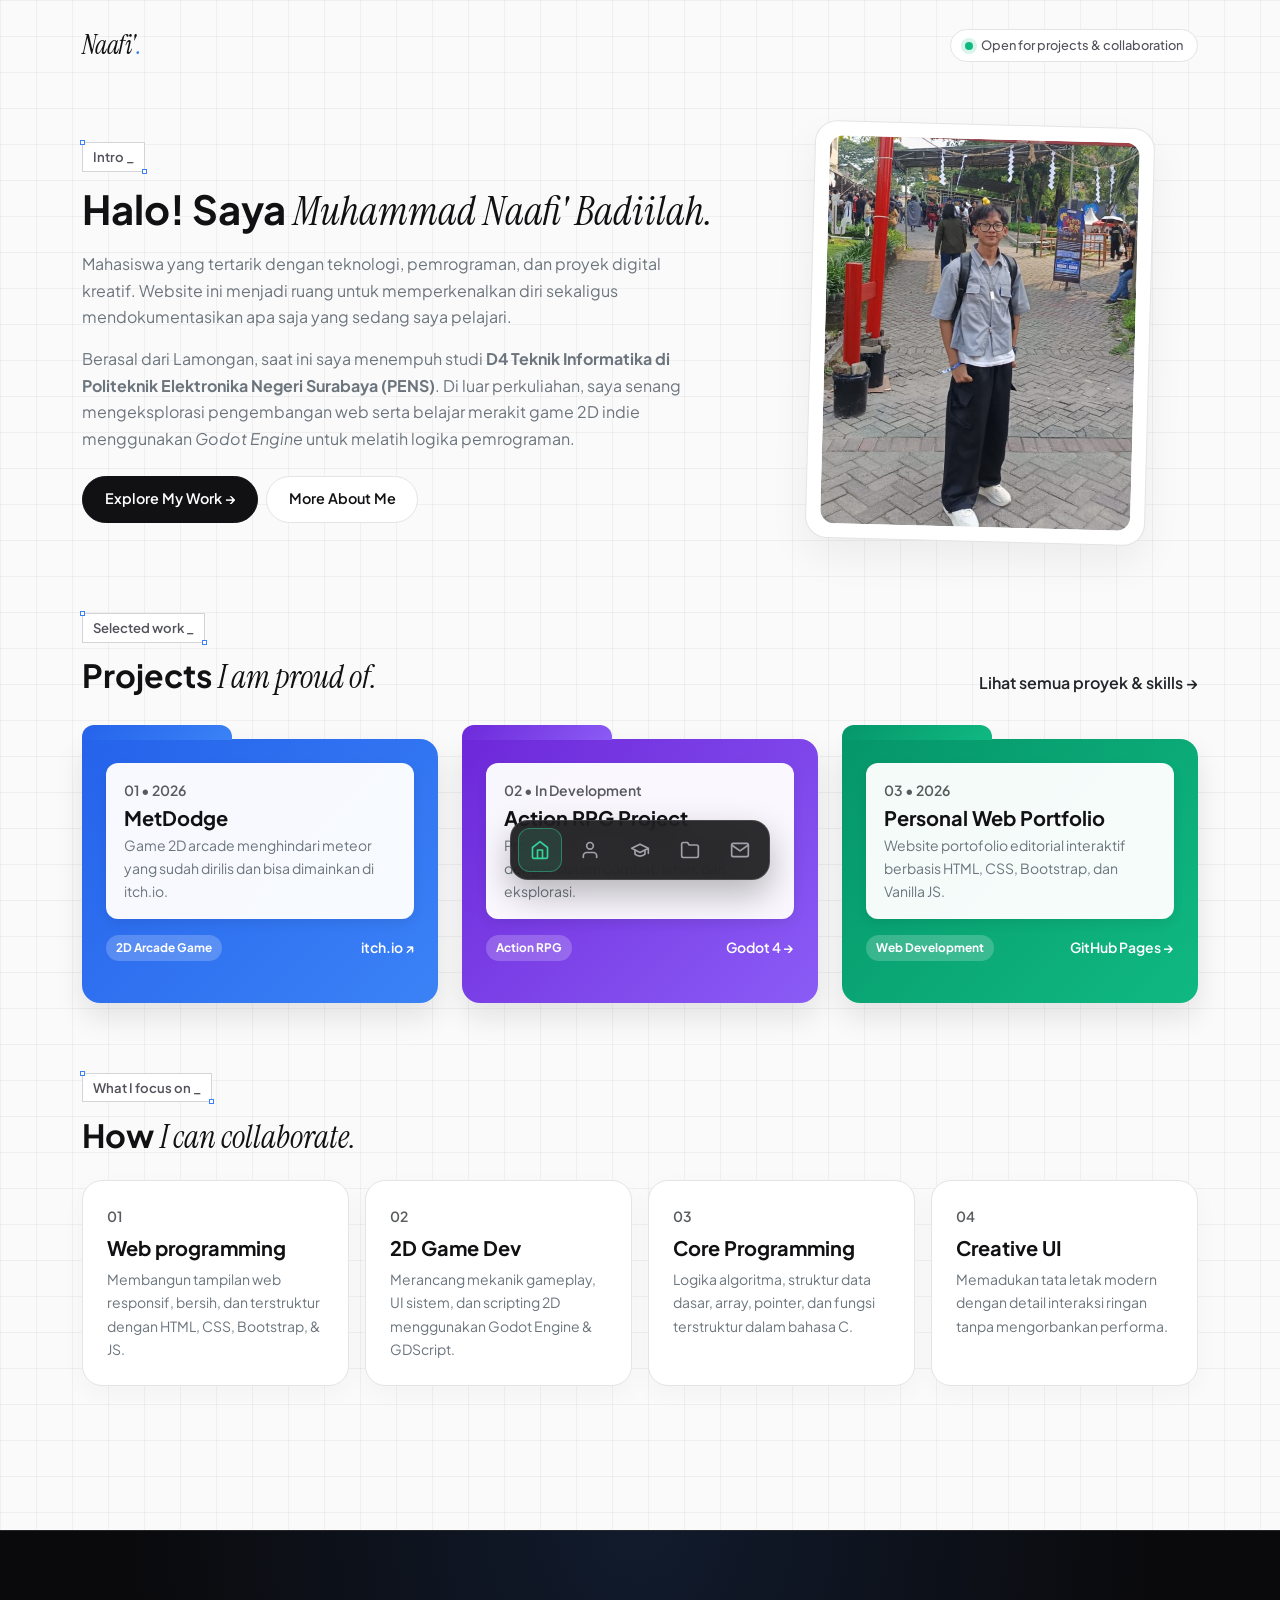
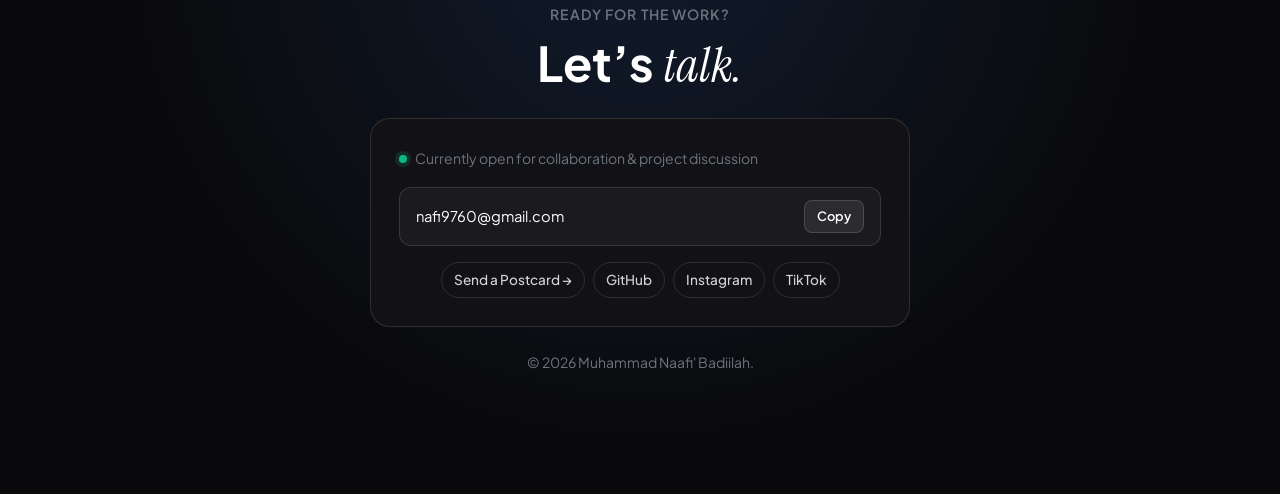
<file: index.html>
<!doctype html>
<html lang="id">
  <head>
    <meta charset="UTF-8" />
    <meta name="viewport" content="width=device-width, initial-scale=1.0" />
    <title>Portofolio | Naafi'</title>
    <!-- Bootstrap CSS dari folder lokal repositori -->
    <link rel="stylesheet" href="bootstrap/css/bootstrap.min.css" />
    <!-- Custom CSS Tema Editorial -->
    <link rel="stylesheet" href="style/style.css" />
    <link
      rel="icon"
      type="image/svg+xml"
      href="data:image/svg+xml,%3Csvg xmlns='http://www.w3.org/2000/svg' viewBox='0 0 100 100'%3E%3Ccircle cx='50' cy='50' r='48' fill='%23111113'/%3E%3Ctext x='47' y='69' font-family='Georgia, serif' font-style='italic' font-weight='bold' font-size='58' fill='%23ffffff' text-anchor='middle'%3EN%3C/text%3E%3Ccircle cx='74' cy='66' r='7' fill='%233b82f6'/%3E%3Crect x='79' y='53' width='4' height='4' fill='%233b82f6'/%3E%3C/svg%3E"
    />
  </head>
  <body>
    <!-- TOP BRAND SIGNATURE MINIMALIS -->
    <header class="top-brand-bar">
      <div class="container d-flex justify-content-between align-items-center">
        <a href="index.html" class="brand-signature">Naafi'<span>.</span></a>
        <div class="status-pill">
          <span class="status-dot"></span>
          <span>Open for projects & collaboration</span>
        </div>
      </div>
    </header>

    <!-- HERO SECTION -->
    <main class="container py-4 py-md-5">
      <section class="row align-items-center g-4 g-lg-5 mb-5">
        <!-- CERITA PERSONAL NAAFI' -->
        <div class="col-lg-7">
          <span class="section-tag">Intro _</span>
          <h1 class="fw-bold mb-3">
            Halo! Saya
            <span class="font-editorial">Muhammad Naafi' Badiilah.</span>
          </h1>
          <p class="text-secondary">
            Mahasiswa yang tertarik dengan teknologi, pemrograman, dan proyek
            digital kreatif. Website ini menjadi ruang untuk memperkenalkan diri
            sekaligus mendokumentasikan apa saja yang sedang saya pelajari.
          </p>
          <p class="text-secondary mb-4">
            Berasal dari Lamongan, saat ini saya menempuh studi
            <strong
              >D4 Teknik Informatika di Politeknik Elektronika Negeri Surabaya
              (PENS)</strong
            >. Di luar perkuliahan, saya senang mengeksplorasi pengembangan web
            serta belajar merakit game 2D indie menggunakan
            <em>Godot Engine</em> untuk melatih logika pemrograman.
          </p>
          <div class="d-flex flex-wrap gap-2">
            <a href="skills.html" class="btn-ink">Explore My Work &rarr;</a>
            <a href="about_me.html" class="btn-outline-ink">More About Me</a>
          </div>
        </div>

        <!-- SLOT FOTO PROFIL -->
        <div class="col-lg-5">
          <div class="photo-frame-card mx-auto" style="max-width: 340px">
            <div class="photo-slot-empty p-0 border-0">
              <img src="images/jpc.jpeg" alt="Foto Muhammad Naafi' Badiilah" />
            </div>
          </div>
        </div>
      </section>

      <!-- FEATURED PROJECTS PREVIEW (GAYA FOLDER PROYEK) -->
      <section class="py-4 mb-5">
        <div
          class="d-flex flex-wrap justify-content-between align-items-end mb-4 gap-2"
        >
          <div>
            <span class="section-tag">Selected work _</span>
            <h2 class="fw-bold mb-0">
              Projects <span class="font-editorial">I am proud of.</span>
            </h2>
          </div>
          <a
            href="skills.html"
            class="text-decoration-none fw-semibold text-dark"
            >Lihat semua proyek & skills &rarr;</a
          >
        </div>

        <div class="row g-4">
          <!-- Folder 1: MetDodge -->
          <div class="col-md-4">
            <div
              class="folder-card folder-blue h-100"
              onclick="window.location.href = 'skills.html'"
            >
              <div class="folder-sheet">
                <div class="small text-muted fw-semibold mb-1">
                  01 &bull; 2026
                </div>
                <h5 class="fw-bold mb-1">MetDodge</h5>
                <p class="small text-secondary mb-0">
                  Game 2D arcade menghindari meteor yang sudah dirilis dan bisa
                  dimainkan di itch.io.
                </p>
              </div>
              <div class="d-flex justify-content-between align-items-center">
                <span class="folder-badge">2D Arcade Game</span>
                <span class="small fw-semibold">itch.io &nearr;</span>
              </div>
            </div>
          </div>

          <!-- Folder 2: Action RPG Project -->
          <div class="col-md-4">
            <div
              class="folder-card folder-purple h-100"
              onclick="window.location.href = 'skills.html'"
            >
              <div class="folder-sheet">
                <div class="small text-muted fw-semibold mb-1">
                  02 &bull; In Development
                </div>
                <h5 class="fw-bold mb-1">Action RPG Project</h5>
                <p class="small text-secondary mb-0">
                  Proyek game 2D pixel art action RPG dengan sistem combat,
                  timer, dan eksplorasi.
                </p>
              </div>
              <div class="d-flex justify-content-between align-items-center">
                <span class="folder-badge">Action RPG</span>
                <span class="small fw-semibold">Godot 4 &rarr;</span>
              </div>
            </div>
          </div>

          <!-- Folder 3: Web Portfolio -->
          <div class="col-md-4">
            <div
              class="folder-card folder-emerald h-100"
              onclick="window.location.href = 'skills.html'"
            >
              <div class="folder-sheet">
                <div class="small text-muted fw-semibold mb-1">
                  03 &bull; 2026
                </div>
                <h5 class="fw-bold mb-1">Personal Web Portfolio</h5>
                <p class="small text-secondary mb-0">
                  Website portofolio editorial interaktif berbasis HTML, CSS,
                  Bootstrap, dan Vanilla JS.
                </p>
              </div>
              <div class="d-flex justify-content-between align-items-center">
                <span class="folder-badge">Web Development</span>
                <span class="small fw-semibold">GitHub Pages &rarr;</span>
              </div>
            </div>
          </div>
        </div>
      </section>

      <!-- WHAT I OFFER  -->
      <section class="py-3">
        <span class="section-tag">What I focus on _</span>
        <h2 class="fw-bold mb-4">
          How <span class="font-editorial">I can collaborate.</span>
        </h2>
        <div class="row g-3">
          <div class="col-sm-6 col-lg-3">
            <div class="editorial-card h-100">
              <div class="small text-muted fw-semibold mb-2">01</div>
              <h5 class="fw-bold">Web programming</h5>
              <p class="small text-secondary mb-0">
                Membangun tampilan web responsif, bersih, dan terstruktur dengan
                HTML, CSS, Bootstrap, & JS.
              </p>
            </div>
          </div>
          <div class="col-sm-6 col-lg-3">
            <div class="editorial-card h-100">
              <div class="small text-muted fw-semibold mb-2">02</div>
              <h5 class="fw-bold">2D Game Dev</h5>
              <p class="small text-secondary mb-0">
                Merancang mekanik gameplay, UI sistem, dan scripting 2D
                menggunakan Godot Engine & GDScript.
              </p>
            </div>
          </div>
          <div class="col-sm-6 col-lg-3">
            <div class="editorial-card h-100">
              <div class="small text-muted fw-semibold mb-2">03</div>
              <h5 class="fw-bold">Core Programming</h5>
              <p class="small text-secondary mb-0">
                Logika algoritma, struktur data dasar, array, pointer, dan
                fungsi terstruktur dalam bahasa C.
              </p>
            </div>
          </div>
          <div class="col-sm-6 col-lg-3">
            <div class="editorial-card h-100">
              <div class="small text-muted fw-semibold mb-2">04</div>
              <h5 class="fw-bold">Creative UI</h5>
              <p class="small text-secondary mb-0">
                Memadukan tata letak modern dengan detail interaksi ringan tanpa
                mengorbankan performa.
              </p>
            </div>
          </div>
        </div>
      </section>
    </main>

    <!-- DARK CTA FOOTER SERAGAM -->
    <footer class="dark-cta-footer text-center">
      <div class="container">
        <p
          class="small text-uppercase text-secondary fw-semibold mb-2"
          style="letter-spacing: 0.08em"
        >
          Ready for the work?
        </p>
        <h2 class="display-5 fw-bold mb-4">
          Let’s <span class="font-editorial">talk.</span>
        </h2>

        <div class="collab-panel text-start mb-4">
          <div
            class="d-flex align-items-center gap-2 small text-secondary mb-3"
          >
            <span class="status-dot"></span>
            <span>Currently open for collaboration & project discussion</span>
          </div>
          <div class="email-copy-box mb-3">
            <span class="text-white text-truncate">nafi9760@gmail.com</span>
            <button
              type="button"
              class="btn-copy-email"
              data-email="nafi9760@gmail.com"
            >
              Copy
            </button>
          </div>
          <div class="d-flex flex-wrap gap-2 justify-content-center">
            <a href="contact.html" class="social-pill-dark"
              >Send a Postcard &rarr;</a
            >
            <a
              href="https://github.com/NaffShade"
              target="_blank"
              rel="noopener"
              class="social-pill-dark"
              >GitHub</a
            >
            <a
              href="https://www.instagram.com/_naffinite/"
              target="_blank"
              rel="noopener"
              class="social-pill-dark"
              >Instagram</a
            >
            <a
              href="https://www.tiktok.com/@villainterkenal"
              target="_blank"
              rel="noopener"
              class="social-pill-dark"
              >TikTok</a
            >
          </div>
        </div>

        <p class="small text-secondary mb-0">
          &copy; 2026 Muhammad Naafi' Badiilah.
        </p>
      </div>
    </footer>

    <!-- FLOATING DOCK NAVBAR MINIMALIS DI BAWAH -->
    <nav class="floating-dock" aria-label="Main Navigation">
      <a
        href="index.html"
        class="dock-link"
        data-label="Home"
        aria-label="Home"
      >
        <svg
          width="20"
          height="20"
          viewBox="0 0 24 24"
          fill="none"
          stroke="currentColor"
          stroke-width="2"
          stroke-linecap="round"
          stroke-linejoin="round"
        >
          <path d="M3 9l9-7 9 7v11a2 2 0 0 1-2 2H5a2 2 0 0 1-2-2z" />
          <polyline points="9 22 9 12 15 12 15 22" />
        </svg>
      </a>
      <a
        href="about_me.html"
        class="dock-link"
        data-label="About Me"
        aria-label="About Me"
      >
        <svg
          width="20"
          height="20"
          viewBox="0 0 24 24"
          fill="none"
          stroke="currentColor"
          stroke-width="2"
          stroke-linecap="round"
          stroke-linejoin="round"
        >
          <path d="M20 21v-2a4 4 0 0 0-4-4H8a4 4 0 0 0-4 4v2" />
          <circle cx="12" cy="7" r="4" />
        </svg>
      </a>
      <a
        href="education.html"
        class="dock-link"
        data-label="Education"
        aria-label="Education"
      >
        <svg
          width="20"
          height="20"
          viewBox="0 0 24 24"
          fill="none"
          stroke="currentColor"
          stroke-width="2"
          stroke-linecap="round"
          stroke-linejoin="round"
        >
          <path d="M22 10v6M2 10l10-5 10 5-10 5z" />
          <path d="M6 12v5c3 3 9 3 12 0v-5" />
        </svg>
      </a>
      <a
        href="skills.html"
        class="dock-link"
        data-label="Projects & Skills"
        aria-label="Projects & Skills"
      >
        <svg
          width="20"
          height="20"
          viewBox="0 0 24 24"
          fill="none"
          stroke="currentColor"
          stroke-width="2"
          stroke-linecap="round"
          stroke-linejoin="round"
        >
          <path
            d="M22 19a2 2 0 0 1-2 2H4a2 2 0 0 1-2-2V5a2 2 0 0 1 2-2h5l2 3h9a2 2 0 0 1 2 2z"
          />
        </svg>
      </a>
      <a
        href="contact.html"
        class="dock-link"
        data-label="Contact"
        aria-label="Contact"
      >
        <svg
          width="20"
          height="20"
          viewBox="0 0 24 24"
          fill="none"
          stroke="currentColor"
          stroke-width="2"
          stroke-linecap="round"
          stroke-linejoin="round"
        >
          <path
            d="M4 4h16c1.1 0 2 .9 2 2v12c0 1.1-.9 2-2 2H4c-1.1 0-2-.9-2-2V6c0-1.1.9-2 2-2z"
          />
          <polyline points="22,6 12,13 2,6" />
        </svg>
      </a>
    </nav>

    <script src="js/interaktif.js"></script>
  </body>
</html>
</file>
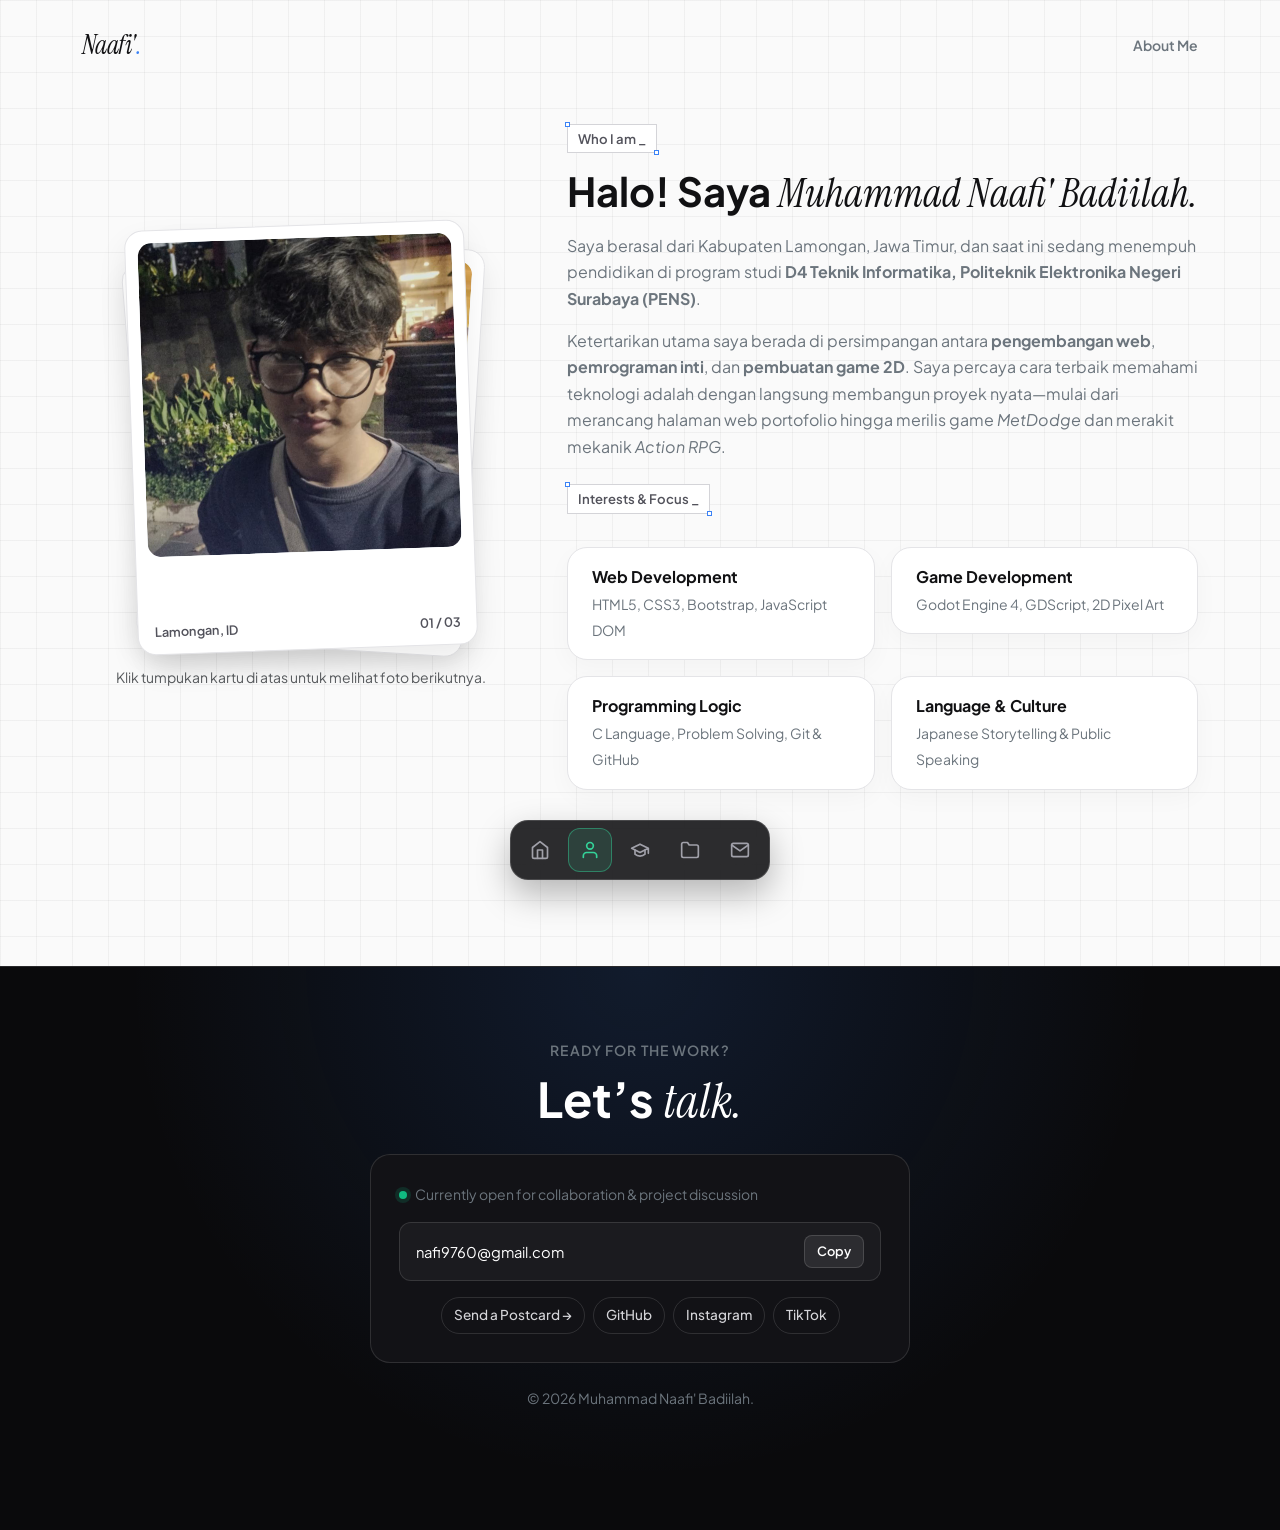
<file: about_me.html>
<!doctype html>
<html lang="id">
  <head>
    <meta charset="UTF-8" />
    <meta name="viewport" content="width=device-width, initial-scale=1.0" />
    <title>About Me | Naafi'</title>
    <link
      rel="icon"
      type="image/svg+xml"
      href="data:image/svg+xml,%3Csvg xmlns='http://www.w3.org/2000/svg' viewBox='0 0 100 100'%3E%3Ccircle cx='50' cy='50' r='48' fill='%23111113'/%3E%3Ctext x='47' y='69' font-family='Georgia, serif' font-style='italic' font-weight='bold' font-size='58' fill='%23ffffff' text-anchor='middle'%3EN%3C/text%3E%3Ccircle cx='74' cy='66' r='7' fill='%233b82f6'/%3E%3Crect x='79' y='53' width='4' height='4' fill='%233b82f6'/%3E%3C/svg%3E"
    />
    <link rel="stylesheet" href="bootstrap/css/bootstrap.min.css" />
    <link rel="stylesheet" href="style/style.css" />
  </head>
  <body>
    <header class="top-brand-bar">
      <div class="container d-flex justify-content-between align-items-center">
        <a href="index.html" class="brand-signature">Naafi'<span>.</span></a>
        <span class="small text-secondary fw-semibold">About Me</span>
      </div>
    </header>

    <main class="container py-4 py-md-5">
      <section class="row align-items-center g-5 mb-5">
        <!-- TUMPUKAN FOTO POLAROID INTERAKTIF -->
        <div class="col-lg-5">
          <div
            class="polaroid-stack"
            id="polaroidStack"
            title="Klik untuk ganti kartu foto"
          >
            <!-- KARTU POLAROID 1 -->
            <div class="polaroid-item" data-pos="0">
              <div class="photo-slot-empty" style="aspect-ratio: 1/1">
                <img src="images/selfie.jpeg" alt="Game Development" />
              </div>
              <div class="polaroid-caption">
                <span>Lamongan, ID</span>
                <span>01 / 03</span>
              </div>
            </div>

            <!-- KARTU POLAROID 2 -->
            <div class="polaroid-item" data-pos="1">
              <div class="photo-slot-empty" style="aspect-ratio: 1/1">
                <img src="images/mc.jpeg" alt="Naafi Portrait" />
              </div>
              <div class="polaroid-caption">
                <span>Lamongan, ID</span>
                <span>02 / 03</span>
              </div>
            </div>

            <!-- KARTU POLAROID 3 -->
            <div class="polaroid-item" data-pos="2">
              <div class="photo-slot-empty" style="aspect-ratio: 1/1">
                <img src="images/paskib.jpeg" alt="Aktivitas Kampus PENS" />
              </div>
              <div class="polaroid-caption">
                <span>Surabaya, ID</span>
                <span>03 / 03</span>
              </div>
            </div>
          </div>
          <p class="text-center small text-muted mt-3 mb-0">
            Klik tumpukan kartu di atas untuk melihat foto berikutnya.
          </p>
        </div>

        <!-- CERITA PERSONAL NAAFI' -->
        <div class="col-lg-7">
          <span class="section-tag">Who I am _</span>
          <h1 class="fw-bold mb-3">
            Halo! Saya
            <span class="font-editorial">Muhammad Naafi' Badiilah.</span>
          </h1>
          <p class="text-secondary">
            Saya berasal dari Kabupaten Lamongan, Jawa Timur, dan saat ini
            sedang menempuh pendidikan di program studi
            <strong
              >D4 Teknik Informatika, Politeknik Elektronika Negeri Surabaya
              (PENS)</strong
            >.
          </p>
          <p class="text-secondary mb-4">
            Ketertarikan utama saya berada di persimpangan antara
            <strong>pengembangan web</strong>,
            <strong>pemrograman inti</strong>, dan
            <strong>pembuatan game 2D</strong>. Saya percaya cara terbaik
            memahami teknologi adalah dengan langsung membangun proyek
            nyata—mulai dari merancang halaman web portofolio hingga merilis
            game <em>MetDodge</em> dan merakit mekanik <em>Action RPG</em>.
          </p>

          <!-- INTERESTS & TOOLS GRID -->
          <span class="section-tag">Interests & Focus _</span>
          <div class="row g-3 mt-1">
            <div class="col-sm-6">
              <div class="editorial-card py-3">
                <div class="fw-bold">Web Development</div>
                <small class="text-secondary"
                  >HTML5, CSS3, Bootstrap, JavaScript DOM</small
                >
              </div>
            </div>
            <div class="col-sm-6">
              <div class="editorial-card py-3">
                <div class="fw-bold">Game Development</div>
                <small class="text-secondary"
                  >Godot Engine 4, GDScript, 2D Pixel Art</small
                >
              </div>
            </div>
            <div class="col-sm-6">
              <div class="editorial-card py-3">
                <div class="fw-bold">Programming Logic</div>
                <small class="text-secondary"
                  >C Language, Problem Solving, Git &amp; GitHub</small
                >
              </div>
            </div>
            <div class="col-sm-6">
              <div class="editorial-card py-3">
                <div class="fw-bold">Language &amp; Culture</div>
                <small class="text-secondary"
                  >Japanese Storytelling &amp; Public Speaking</small
                >
              </div>
            </div>
          </div>
        </div>
      </section>
    </main>

    <!-- DARK CTA FOOTER -->
    <footer class="dark-cta-footer text-center">
      <div class="container">
        <p
          class="small text-uppercase text-secondary fw-semibold mb-2"
          style="letter-spacing: 0.08em"
        >
          Ready for the work?
        </p>
        <h2 class="display-5 fw-bold mb-4">
          Let’s <span class="font-editorial">talk.</span>
        </h2>
        <div class="collab-panel text-start mb-4">
          <div
            class="d-flex align-items-center gap-2 small text-secondary mb-3"
          >
            <span class="status-dot"></span>
            <span
              >Currently open for collaboration &amp; project discussion</span
            >
          </div>
          <div class="email-copy-box mb-3">
            <span class="text-white text-truncate">nafi9760@gmail.com</span>
            <button
              type="button"
              class="btn-copy-email"
              data-email="nafi9760@gmail.com"
            >
              Copy
            </button>
          </div>
          <div class="d-flex flex-wrap gap-2 justify-content-center">
            <a href="contact.html" class="social-pill-dark"
              >Send a Postcard &rarr;</a
            >
            <a
              href="https://github.com/NaffShade"
              target="_blank"
              rel="noopener"
              class="social-pill-dark"
              >GitHub</a
            >
            <a
              href="https://www.instagram.com/_naffinite/"
              target="_blank"
              rel="noopener"
              class="social-pill-dark"
              >Instagram</a
            >
            <a
              href="https://www.tiktok.com/@villainterkenal"
              target="_blank"
              rel="noopener"
              class="social-pill-dark"
              >TikTok</a
            >
          </div>
        </div>
        <p class="small text-secondary mb-0">
          &copy; 2026 Muhammad Naafi' Badiilah.
        </p>
      </div>
    </footer>

    <!-- FLOATING DOCK NAVBAR -->
    <nav class="floating-dock" aria-label="Main Navigation">
      <a
        href="index.html"
        class="dock-link"
        data-label="Home"
        aria-label="Home"
      >
        <svg
          width="20"
          height="20"
          viewBox="0 0 24 24"
          fill="none"
          stroke="currentColor"
          stroke-width="2"
          stroke-linecap="round"
          stroke-linejoin="round"
        >
          <path d="M3 9l9-7 9 7v11a2 2 0 0 1-2 2H5a2 2 0 0 1-2-2z" />
          <polyline points="9 22 9 12 15 12 15 22" />
        </svg>
      </a>
      <a
        href="about_me.html"
        class="dock-link"
        data-label="About Me"
        aria-label="About Me"
      >
        <svg
          width="20"
          height="20"
          viewBox="0 0 24 24"
          fill="none"
          stroke="currentColor"
          stroke-width="2"
          stroke-linecap="round"
          stroke-linejoin="round"
        >
          <path d="M20 21v-2a4 4 0 0 0-4-4H8a4 4 0 0 0-4 4v2" />
          <circle cx="12" cy="7" r="4" />
        </svg>
      </a>
      <a
        href="education.html"
        class="dock-link"
        data-label="Education"
        aria-label="Education"
      >
        <svg
          width="20"
          height="20"
          viewBox="0 0 24 24"
          fill="none"
          stroke="currentColor"
          stroke-width="2"
          stroke-linecap="round"
          stroke-linejoin="round"
        >
          <path d="M22 10v6M2 10l10-5 10 5-10 5z" />
          <path d="M6 12v5c3 3 9 3 12 0v-5" />
        </svg>
      </a>
      <a
        href="skills.html"
        class="dock-link"
        data-label="Projects & Skills"
        aria-label="Projects & Skills"
      >
        <svg
          width="20"
          height="20"
          viewBox="0 0 24 24"
          fill="none"
          stroke="currentColor"
          stroke-width="2"
          stroke-linecap="round"
          stroke-linejoin="round"
        >
          <path
            d="M22 19a2 2 0 0 1-2 2H4a2 2 0 0 1-2-2V5a2 2 0 0 1 2-2h5l2 3h9a2 2 0 0 1 2 2z"
          />
        </svg>
      </a>
      <a
        href="contact.html"
        class="dock-link"
        data-label="Contact"
        aria-label="Contact"
      >
        <svg
          width="20"
          height="20"
          viewBox="0 0 24 24"
          fill="none"
          stroke="currentColor"
          stroke-width="2"
          stroke-linecap="round"
          stroke-linejoin="round"
        >
          <path
            d="M4 4h16c1.1 0 2 .9 2 2v12c0 1.1-.9 2-2 2H4c-1.1 0-2-.9-2-2V6c0-1.1.9-2 2-2z"
          />
          <polyline points="22,6 12,13 2,6" />
        </svg>
      </a>
    </nav>

    <script src="js/interaktif.js"></script>
  </body>
</html>
</file>
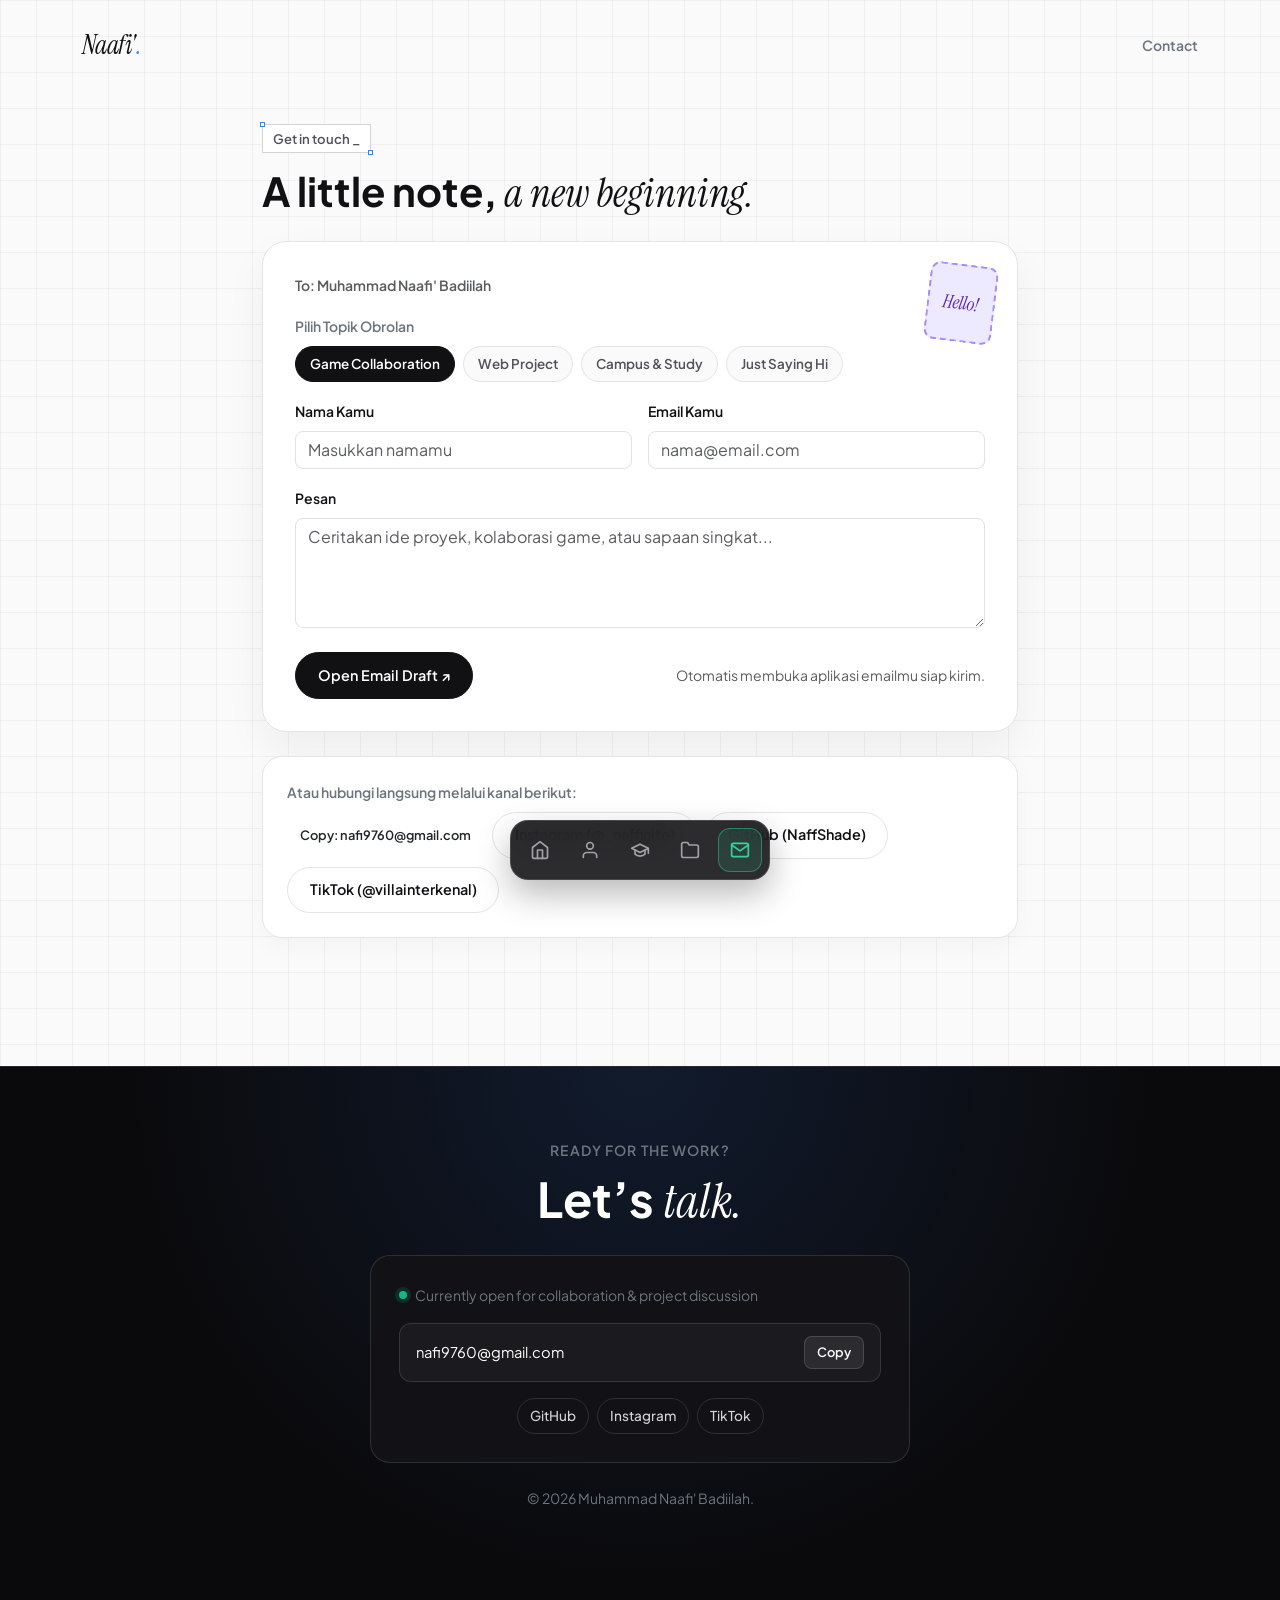
<file: contact.html>
<!doctype html>
<html lang="id">
  <head>
    <meta charset="UTF-8" />
    <meta name="viewport" content="width=device-width, initial-scale=1.0" />
    <title>Contact | Naafi'</title>
    <link
      rel="icon"
      type="image/svg+xml"
      href="data:image/svg+xml,%3Csvg xmlns='http://www.w3.org/2000/svg' viewBox='0 0 100 100'%3E%3Ccircle cx='50' cy='50' r='48' fill='%23111113'/%3E%3Ctext x='47' y='69' font-family='Georgia, serif' font-style='italic' font-weight='bold' font-size='58' fill='%23ffffff' text-anchor='middle'%3EN%3C/text%3E%3Ccircle cx='74' cy='66' r='7' fill='%233b82f6'/%3E%3Crect x='79' y='53' width='4' height='4' fill='%233b82f6'/%3E%3C/svg%3E"
    />
    <link rel="stylesheet" href="bootstrap/css/bootstrap.min.css" />
    <link rel="stylesheet" href="style/style.css" />
  </head>
  <body>
    <header class="top-brand-bar">
      <div class="container d-flex justify-content-between align-items-center">
        <a href="index.html" class="brand-signature">Naafi'<span>.</span></a>
        <span class="small text-secondary fw-semibold">Contact</span>
      </div>
    </header>

    <main class="container py-4 py-md-5" style="max-width: 780px">
      <div class="mb-4">
        <span class="section-tag">Get in touch _</span>
        <h1 class="fw-bold">
          A little note, <span class="font-editorial">a new beginning.</span>
        </h1>
      </div>

      <!-- KARTU SURAT (POSTCARD FORM) -->
      <div class="postcard-box mb-4">
        <div class="postcard-stamp">Hello!</div>
        <div class="small text-muted fw-semibold mb-3">
          To: Muhammad Naafi' Badiilah
        </div>

        <form id="postcardForm">
          <!-- Pilihan Topik Interaktif -->
          <div class="mb-3">
            <label class="form-label small fw-semibold text-secondary"
              >Pilih Topik Obrolan</label
            >
            <div class="d-flex flex-wrap gap-2">
              <button
                type="button"
                class="topic-chip active"
                data-topic="Game Collaboration"
              >
                Game Collaboration
              </button>
              <button type="button" class="topic-chip" data-topic="Web Project">
                Web Project
              </button>
              <button
                type="button"
                class="topic-chip"
                data-topic="Campus & Study"
              >
                Campus &amp; Study
              </button>
              <button
                type="button"
                class="topic-chip"
                data-topic="Just Saying Hi"
              >
                Just Saying Hi
              </button>
            </div>
          </div>

          <div class="row g-3 mb-3">
            <div class="col-md-6">
              <label for="senderName" class="form-label small fw-semibold"
                >Nama Kamu</label
              >
              <input
                type="text"
                id="senderName"
                class="form-control rounded-3"
                placeholder="Masukkan namamu"
                required
              />
            </div>
            <div class="col-md-6">
              <label for="senderEmail" class="form-label small fw-semibold"
                >Email Kamu</label
              >
              <input
                type="email"
                id="senderEmail"
                class="form-control rounded-3"
                placeholder="nama@email.com"
                required
              />
            </div>
          </div>

          <div class="mb-4">
            <label for="senderMessage" class="form-label small fw-semibold"
              >Pesan</label
            >
            <textarea
              id="senderMessage"
              rows="4"
              class="form-control rounded-3"
              placeholder="Ceritakan ide proyek, kolaborasi game, atau sapaan singkat..."
              required
            ></textarea>
          </div>

          <div
            class="d-flex flex-wrap align-items-center justify-content-between gap-2"
          >
            <button type="submit" class="btn-ink">
              Open Email Draft &nearr;
            </button>
            <small class="text-muted"
              >Otomatis membuka aplikasi emailmu siap kirim.</small
            >
          </div>
        </form>
      </div>

      <!-- KONTAK LANGSUNG & SOSIAL MEDIA ASLI NAAFI' -->
      <div class="editorial-card">
        <div class="small fw-semibold text-secondary mb-2">
          Atau hubungi langsung melalui kanal berikut:
        </div>
        <div class="d-flex flex-wrap gap-2">
          <button
            type="button"
            class="btn-outline-ink btn-copy-email text-dark"
            data-email="nafi9760@gmail.com"
          >
            Copy: nafi9760@gmail.com
          </button>
          <a
            href="https://www.instagram.com/_naffinite/"
            target="_blank"
            rel="noopener"
            class="btn-outline-ink"
          >
            Instagram (@_naffinite)
          </a>
          <a
            href="https://github.com/NaffShade"
            target="_blank"
            rel="noopener"
            class="btn-outline-ink"
          >
            GitHub (NaffShade)
          </a>
          <a
            href="https://www.tiktok.com/@villainterkenal"
            target="_blank"
            rel="noopener"
            class="btn-outline-ink"
          >
            TikTok (@villainterkenal)
          </a>
        </div>
      </div>
    </main>

    <!-- DARK CTA FOOTER -->
    <footer class="dark-cta-footer text-center">
      <div class="container">
        <p
          class="small text-uppercase text-secondary fw-semibold mb-2"
          style="letter-spacing: 0.08em"
        >
          Ready for the work?
        </p>
        <h2 class="display-5 fw-bold mb-4">
          Let’s <span class="font-editorial">talk.</span>
        </h2>
        <div class="collab-panel text-start mb-4">
          <div
            class="d-flex align-items-center gap-2 small text-secondary mb-3"
          >
            <span class="status-dot"></span>
            <span
              >Currently open for collaboration &amp; project discussion</span
            >
          </div>
          <div class="email-copy-box mb-3">
            <span class="text-white text-truncate">nafi9760@gmail.com</span>
            <button
              type="button"
              class="btn-copy-email"
              data-email="nafi9760@gmail.com"
            >
              Copy
            </button>
          </div>
          <div class="d-flex flex-wrap gap-2 justify-content-center">
            <a
              href="https://github.com/NaffShade"
              target="_blank"
              rel="noopener"
              class="social-pill-dark"
              >GitHub</a
            >
            <a
              href="https://www.instagram.com/_naffinite/"
              target="_blank"
              rel="noopener"
              class="social-pill-dark"
              >Instagram</a
            >
            <a
              href="https://www.tiktok.com/@villainterkenal"
              target="_blank"
              rel="noopener"
              class="social-pill-dark"
              >TikTok</a
            >
          </div>
        </div>
        <p class="small text-secondary mb-0">
          &copy; 2026 Muhammad Naafi' Badiilah.
        </p>
      </div>
    </footer>

    <!-- FLOATING DOCK NAVBAR -->
    <nav class="floating-dock" aria-label="Main Navigation">
      <a
        href="index.html"
        class="dock-link"
        data-label="Home"
        aria-label="Home"
      >
        <svg
          width="20"
          height="20"
          viewBox="0 0 24 24"
          fill="none"
          stroke="currentColor"
          stroke-width="2"
          stroke-linecap="round"
          stroke-linejoin="round"
        >
          <path d="M3 9l9-7 9 7v11a2 2 0 0 1-2 2H5a2 2 0 0 1-2-2z" />
          <polyline points="9 22 9 12 15 12 15 22" />
        </svg>
      </a>
      <a
        href="about_me.html"
        class="dock-link"
        data-label="About Me"
        aria-label="About Me"
      >
        <svg
          width="20"
          height="20"
          viewBox="0 0 24 24"
          fill="none"
          stroke="currentColor"
          stroke-width="2"
          stroke-linecap="round"
          stroke-linejoin="round"
        >
          <path d="M20 21v-2a4 4 0 0 0-4-4H8a4 4 0 0 0-4 4v2" />
          <circle cx="12" cy="7" r="4" />
        </svg>
      </a>
      <a
        href="education.html"
        class="dock-link"
        data-label="Education"
        aria-label="Education"
      >
        <svg
          width="20"
          height="20"
          viewBox="0 0 24 24"
          fill="none"
          stroke="currentColor"
          stroke-width="2"
          stroke-linecap="round"
          stroke-linejoin="round"
        >
          <path d="M22 10v6M2 10l10-5 10 5-10 5z" />
          <path d="M6 12v5c3 3 9 3 12 0v-5" />
        </svg>
      </a>
      <a
        href="skills.html"
        class="dock-link"
        data-label="Projects & Skills"
        aria-label="Projects & Skills"
      >
        <svg
          width="20"
          height="20"
          viewBox="0 0 24 24"
          fill="none"
          stroke="currentColor"
          stroke-width="2"
          stroke-linecap="round"
          stroke-linejoin="round"
        >
          <path
            d="M22 19a2 2 0 0 1-2 2H4a2 2 0 0 1-2-2V5a2 2 0 0 1 2-2h5l2 3h9a2 2 0 0 1 2 2z"
          />
        </svg>
      </a>
      <a
        href="contact.html"
        class="dock-link"
        data-label="Contact"
        aria-label="Contact"
      >
        <svg
          width="20"
          height="20"
          viewBox="0 0 24 24"
          fill="none"
          stroke="currentColor"
          stroke-width="2"
          stroke-linecap="round"
          stroke-linejoin="round"
        >
          <path
            d="M4 4h16c1.1 0 2 .9 2 2v12c0 1.1-.9 2-2 2H4c-1.1 0-2-.9-2-2V6c0-1.1.9-2 2-2z"
          />
          <polyline points="22,6 12,13 2,6" />
        </svg>
      </a>
    </nav>

    <script src="js/interaktif.js"></script>
  </body>
</html>
</file>
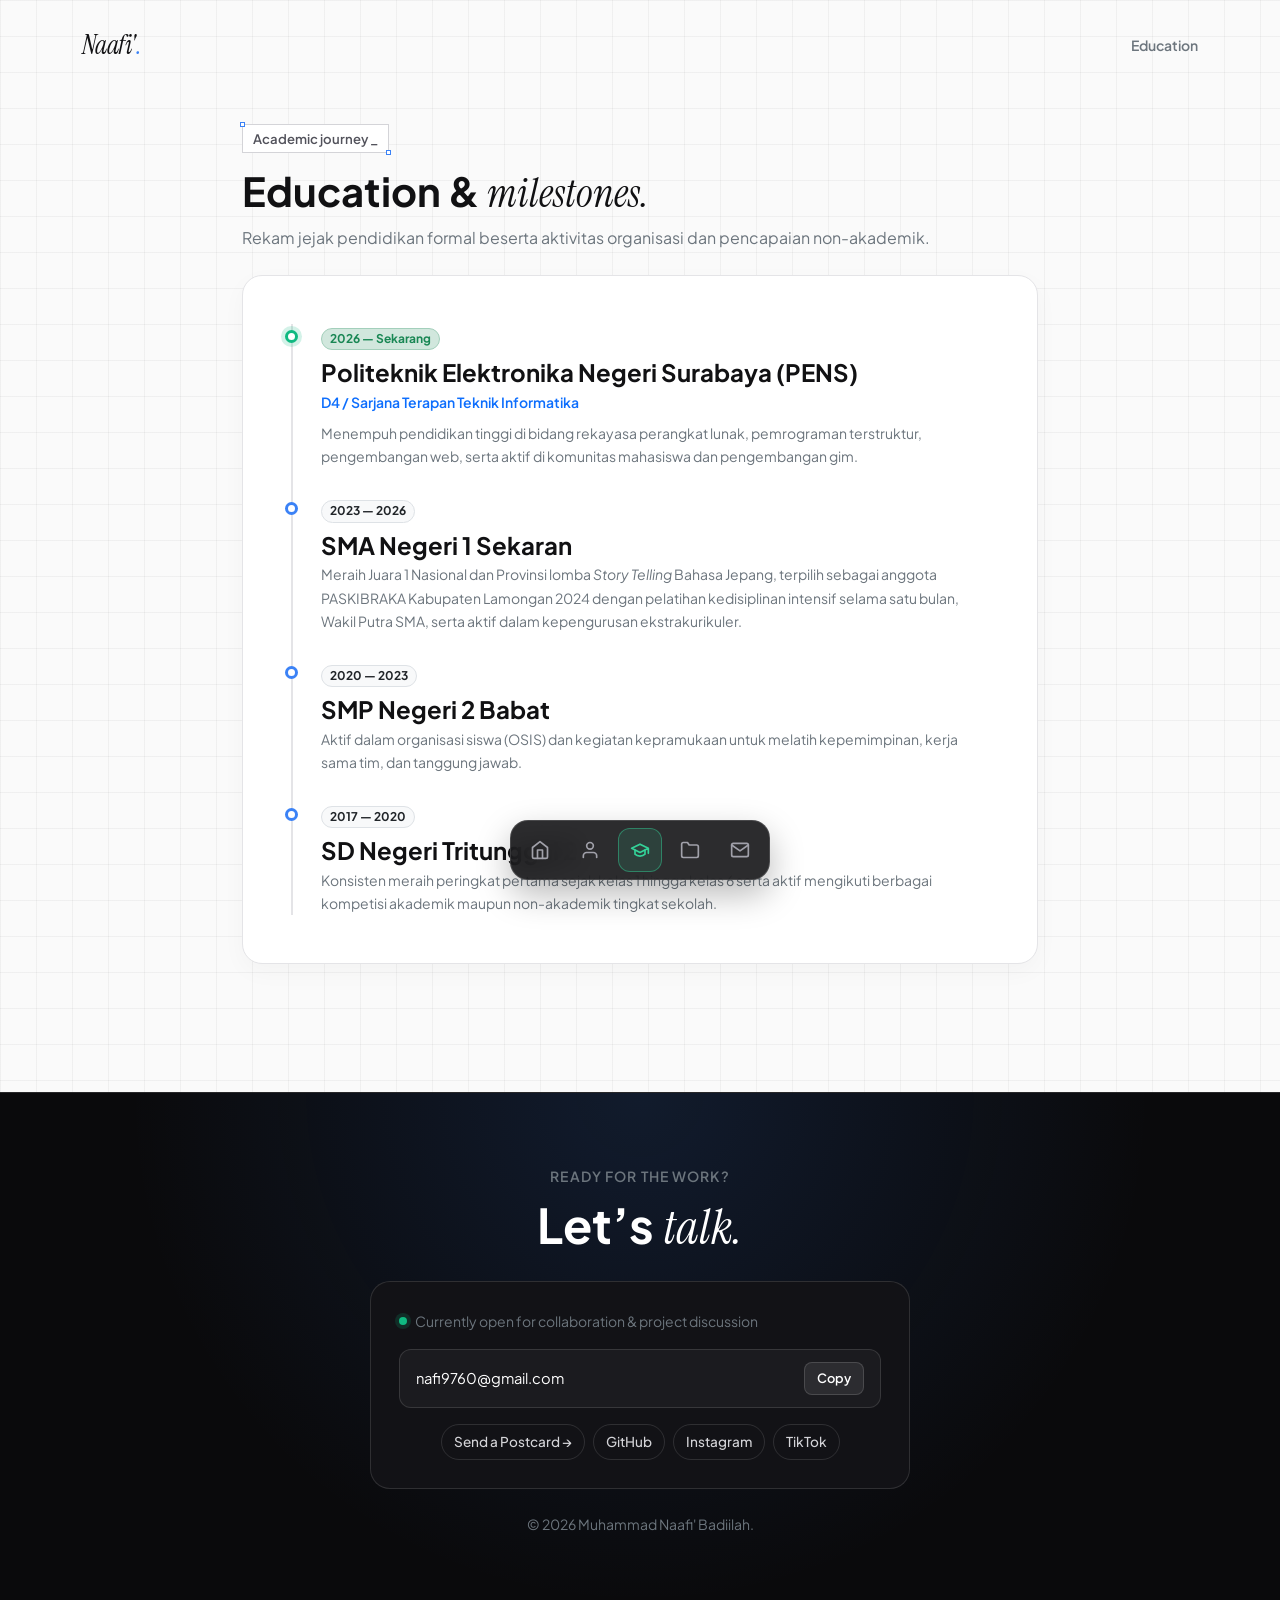
<file: education.html>
<!doctype html>
<html lang="id">
  <head>
    <meta charset="UTF-8" />
    <meta name="viewport" content="width=device-width, initial-scale=1.0" />
    <title>Education | Naafi'</title>
    <link
      rel="icon"
      type="image/svg+xml"
      href="data:image/svg+xml,%3Csvg xmlns='http://www.w3.org/2000/svg' viewBox='0 0 100 100'%3E%3Ccircle cx='50' cy='50' r='48' fill='%23111113'/%3E%3Ctext x='47' y='69' font-family='Georgia, serif' font-style='italic' font-weight='bold' font-size='58' fill='%23ffffff' text-anchor='middle'%3EN%3C/text%3E%3Ccircle cx='74' cy='66' r='7' fill='%233b82f6'/%3E%3Crect x='79' y='53' width='4' height='4' fill='%233b82f6'/%3E%3C/svg%3E"
    />
    <link rel="stylesheet" href="bootstrap/css/bootstrap.min.css" />
    <link rel="stylesheet" href="style/style.css" />
  </head>
  <body>
    <header class="top-brand-bar">
      <div class="container d-flex justify-content-between align-items-center">
        <a href="index.html" class="brand-signature">Naafi'<span>.</span></a>
        <span class="small text-secondary fw-semibold">Education</span>
      </div>
    </header>

    <main class="container py-4 py-md-5" style="max-width: 820px">
      <div class="mb-4">
        <span class="section-tag">Academic journey _</span>
        <h1 class="fw-bold">
          Education &amp; <span class="font-editorial">milestones.</span>
        </h1>
        <p class="text-secondary mb-0">
          Rekam jejak pendidikan formal beserta aktivitas organisasi dan
          pencapaian non-akademik.
        </p>
      </div>

      <div class="editorial-card p-4 p-md-5">
        <div class="edu-timeline">
          <!-- PENS -->
          <div class="edu-item current">
            <span class="edu-dot"></span>
            <span
              class="badge bg-success-subtle text-success border border-success-subtle rounded-pill mb-2"
            >
              2026 — Sekarang
            </span>
            <h4 class="fw-bold mb-1">
              Politeknik Elektronika Negeri Surabaya (PENS)
            </h4>
            <div class="small fw-semibold text-primary mb-2">
              D4 / Sarjana Terapan Teknik Informatika
            </div>
            <p class="text-secondary small mb-0">
              Menempuh pendidikan tinggi di bidang rekayasa perangkat lunak,
              pemrograman terstruktur, pengembangan web, serta aktif di
              komunitas mahasiswa dan pengembangan gim.
            </p>
          </div>

          <!-- SMA -->
          <div class="edu-item">
            <span class="edu-dot"></span>
            <span class="badge bg-light text-dark border rounded-pill mb-2"
              >2023 — 2026</span
            >
            <h4 class="fw-bold mb-1">SMA Negeri 1 Sekaran</h4>
            <p class="text-secondary small mb-0">
              Meraih Juara 1 Nasional dan Provinsi lomba
              <em>Story Telling</em> Bahasa Jepang, terpilih sebagai anggota
              PASKIBRAKA Kabupaten Lamongan 2024 dengan pelatihan kedisiplinan
              intensif selama satu bulan, Wakil Putra SMA, serta aktif dalam
              kepengurusan ekstrakurikuler.
            </p>
          </div>

          <!-- SMP -->
          <div class="edu-item">
            <span class="edu-dot"></span>
            <span class="badge bg-light text-dark border rounded-pill mb-2"
              >2020 — 2023</span
            >
            <h4 class="fw-bold mb-1">SMP Negeri 2 Babat</h4>
            <p class="text-secondary small mb-0">
              Aktif dalam organisasi siswa (OSIS) dan kegiatan kepramukaan untuk
              melatih kepemimpinan, kerja sama tim, dan tanggung jawab.
            </p>
          </div>

          <!-- SD -->
          <div class="edu-item">
            <span class="edu-dot"></span>
            <span class="badge bg-light text-dark border rounded-pill mb-2"
              >2017 — 2020</span
            >
            <h4 class="fw-bold mb-1">SD Negeri Tritunggal 2</h4>
            <p class="text-secondary small mb-0">
              Konsisten meraih peringkat pertama sejak kelas 1 hingga kelas 6
              serta aktif mengikuti berbagai kompetisi akademik maupun
              non-akademik tingkat sekolah.
            </p>
          </div>
        </div>
      </div>
    </main>

    <!-- DARK CTA FOOTER -->
    <footer class="dark-cta-footer text-center">
      <div class="container">
        <p
          class="small text-uppercase text-secondary fw-semibold mb-2"
          style="letter-spacing: 0.08em"
        >
          Ready for the work?
        </p>
        <h2 class="display-5 fw-bold mb-4">
          Let’s <span class="font-editorial">talk.</span>
        </h2>
        <div class="collab-panel text-start mb-4">
          <div
            class="d-flex align-items-center gap-2 small text-secondary mb-3"
          >
            <span class="status-dot"></span>
            <span
              >Currently open for collaboration &amp; project discussion</span
            >
          </div>
          <div class="email-copy-box mb-3">
            <span class="text-white text-truncate">nafi9760@gmail.com</span>
            <button
              type="button"
              class="btn-copy-email"
              data-email="nafi9760@gmail.com"
            >
              Copy
            </button>
          </div>
          <div class="d-flex flex-wrap gap-2 justify-content-center">
            <a href="contact.html" class="social-pill-dark"
              >Send a Postcard &rarr;</a
            >
            <a
              href="https://github.com/NaffShade"
              target="_blank"
              rel="noopener"
              class="social-pill-dark"
              >GitHub</a
            >
            <a
              href="https://www.instagram.com/_naffinite/"
              target="_blank"
              rel="noopener"
              class="social-pill-dark"
              >Instagram</a
            >
            <a
              href="https://www.tiktok.com/@villainterkenal"
              target="_blank"
              rel="noopener"
              class="social-pill-dark"
              >TikTok</a
            >
          </div>
        </div>
        <p class="small text-secondary mb-0">
          &copy; 2026 Muhammad Naafi' Badiilah.
        </p>
      </div>
    </footer>

    <!-- FLOATING DOCK NAVBAR -->
    <nav class="floating-dock" aria-label="Main Navigation">
      <a
        href="index.html"
        class="dock-link"
        data-label="Home"
        aria-label="Home"
      >
        <svg
          width="20"
          height="20"
          viewBox="0 0 24 24"
          fill="none"
          stroke="currentColor"
          stroke-width="2"
          stroke-linecap="round"
          stroke-linejoin="round"
        >
          <path d="M3 9l9-7 9 7v11a2 2 0 0 1-2 2H5a2 2 0 0 1-2-2z" />
          <polyline points="9 22 9 12 15 12 15 22" />
        </svg>
      </a>
      <a
        href="about_me.html"
        class="dock-link"
        data-label="About Me"
        aria-label="About Me"
      >
        <svg
          width="20"
          height="20"
          viewBox="0 0 24 24"
          fill="none"
          stroke="currentColor"
          stroke-width="2"
          stroke-linecap="round"
          stroke-linejoin="round"
        >
          <path d="M20 21v-2a4 4 0 0 0-4-4H8a4 4 0 0 0-4 4v2" />
          <circle cx="12" cy="7" r="4" />
        </svg>
      </a>
      <a
        href="education.html"
        class="dock-link"
        data-label="Education"
        aria-label="Education"
      >
        <svg
          width="20"
          height="20"
          viewBox="0 0 24 24"
          fill="none"
          stroke="currentColor"
          stroke-width="2"
          stroke-linecap="round"
          stroke-linejoin="round"
        >
          <path d="M22 10v6M2 10l10-5 10 5-10 5z" />
          <path d="M6 12v5c3 3 9 3 12 0v-5" />
        </svg>
      </a>
      <a
        href="skills.html"
        class="dock-link"
        data-label="Projects & Skills"
        aria-label="Projects & Skills"
      >
        <svg
          width="20"
          height="20"
          viewBox="0 0 24 24"
          fill="none"
          stroke="currentColor"
          stroke-width="2"
          stroke-linecap="round"
          stroke-linejoin="round"
        >
          <path
            d="M22 19a2 2 0 0 1-2 2H4a2 2 0 0 1-2-2V5a2 2 0 0 1 2-2h5l2 3h9a2 2 0 0 1 2 2z"
          />
        </svg>
      </a>
      <a
        href="contact.html"
        class="dock-link"
        data-label="Contact"
        aria-label="Contact"
      >
        <svg
          width="20"
          height="20"
          viewBox="0 0 24 24"
          fill="none"
          stroke="currentColor"
          stroke-width="2"
          stroke-linecap="round"
          stroke-linejoin="round"
        >
          <path
            d="M4 4h16c1.1 0 2 .9 2 2v12c0 1.1-.9 2-2 2H4c-1.1 0-2-.9-2-2V6c0-1.1.9-2 2-2z"
          />
          <polyline points="22,6 12,13 2,6" />
        </svg>
      </a>
    </nav>

    <script src="js/interaktif.js"></script>
  </body>
</html>
</file>
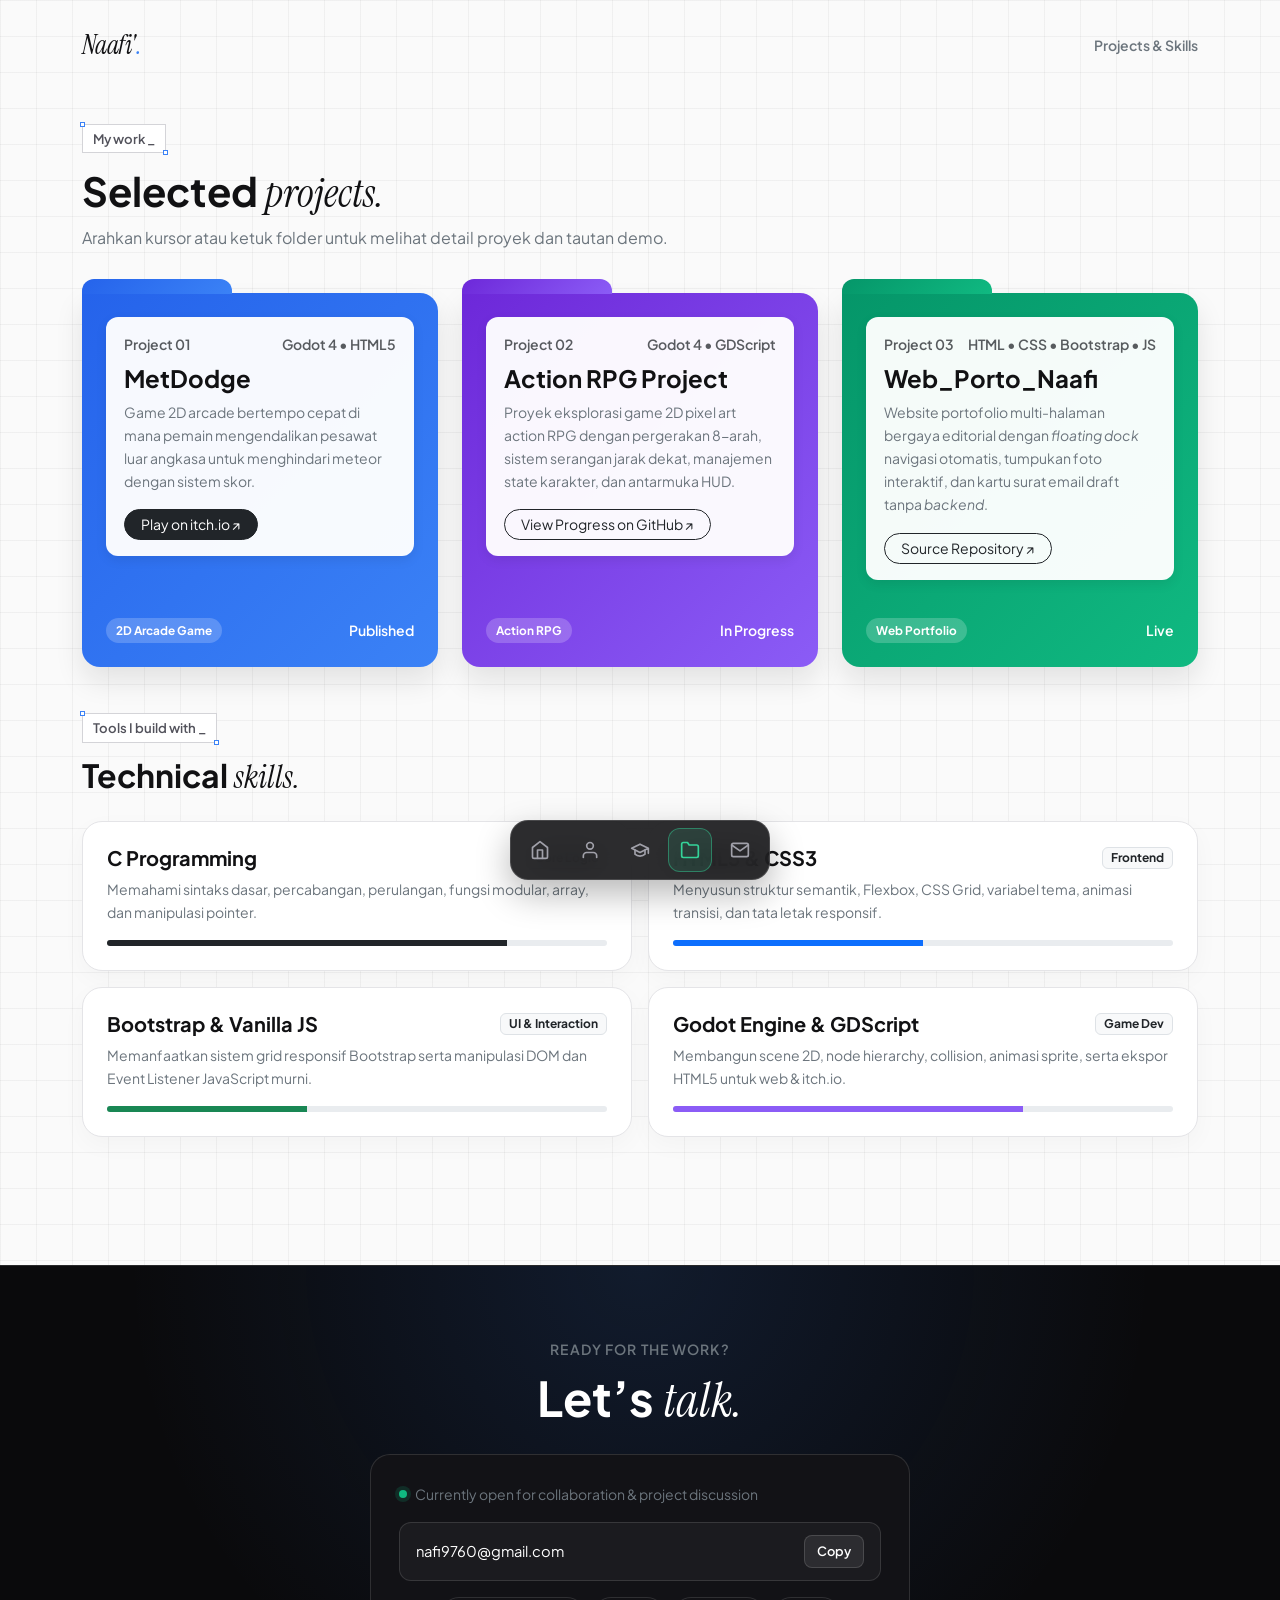
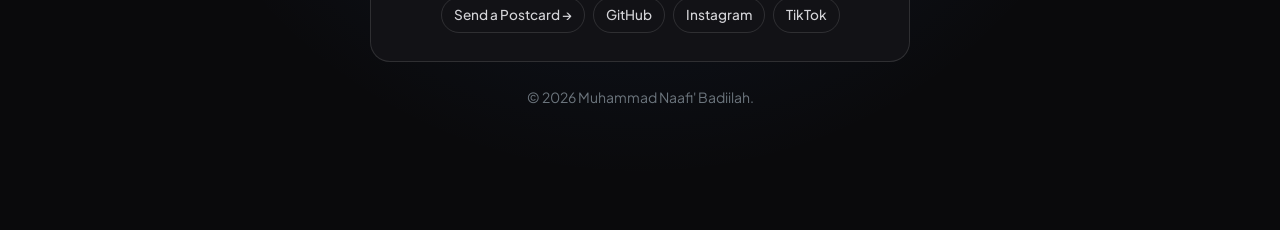
<file: skills.html>
<!doctype html>
<html lang="id">
  <head>
    <meta charset="UTF-8" />
    <meta name="viewport" content="width=device-width, initial-scale=1.0" />
    <title>Projects &amp; Skills | Naafi'</title>
    <link
      rel="icon"
      type="image/svg+xml"
      href="data:image/svg+xml,%3Csvg xmlns='http://www.w3.org/2000/svg' viewBox='0 0 100 100'%3E%3Ccircle cx='50' cy='50' r='48' fill='%23111113'/%3E%3Ctext x='47' y='69' font-family='Georgia, serif' font-style='italic' font-weight='bold' font-size='58' fill='%23ffffff' text-anchor='middle'%3EN%3C/text%3E%3Ccircle cx='74' cy='66' r='7' fill='%233b82f6'/%3E%3Crect x='79' y='53' width='4' height='4' fill='%233b82f6'/%3E%3C/svg%3E"
    />
    <link rel="stylesheet" href="bootstrap/css/bootstrap.min.css" />
    <link rel="stylesheet" href="style/style.css" />
  </head>
  <body>
    <header class="top-brand-bar">
      <div class="container d-flex justify-content-between align-items-center">
        <a href="index.html" class="brand-signature">Naafi'<span>.</span></a>
        <span class="small text-secondary fw-semibold"
          >Projects &amp; Skills</span
        >
      </div>
    </header>

    <main class="container py-4 py-md-5">
      <!-- BAGIAN 1: SELECTED PROJECTS -->
      <section class="mb-5">
        <span class="section-tag">My work _</span>
        <h1 class="fw-bold mb-2">
          Selected <span class="font-editorial">projects.</span>
        </h1>
        <p class="text-secondary mb-4">
          Arahkan kursor atau ketuk folder untuk melihat detail proyek dan
          tautan demo.
        </p>

        <div class="row g-4">
          <!-- Folder 1: MetDodge -->
          <div class="col-lg-4">
            <div
              class="folder-card folder-blue h-100 d-flex flex-column justify-content-between"
            >
              <div class="folder-sheet">
                <div
                  class="d-flex justify-content-between small text-muted fw-semibold mb-2"
                >
                  <span>Project 01</span>
                  <span>Godot 4 &bull; HTML5</span>
                </div>
                <h4 class="fw-bold mb-2">MetDodge</h4>
                <p class="small text-secondary mb-3">
                  Game 2D arcade bertempo cepat di mana pemain mengendalikan
                  pesawat luar angkasa untuk menghindari meteor dengan sistem
                  skor.
                </p>
                <!-- Ganti href="#" di bawah dengan link langsung halaman itch.io MetDodge milikmu -->
                <a
                  href="https://naffshade.itch.io/metdodge"
                  target="_blank"
                  rel="noopener"
                  class="btn btn-sm btn-dark rounded-pill px-3"
                >
                  Play on itch.io &nearr;
                </a>
              </div>
              <div
                class="d-flex justify-content-between align-items-center pt-1"
              >
                <span class="folder-badge">2D Arcade Game</span>
                <span class="small fw-semibold">Published</span>
              </div>
            </div>
          </div>

          <!-- Folder 2: Action RPG Project -->
          <div class="col-lg-4">
            <div
              class="folder-card folder-purple h-100 d-flex flex-column justify-content-between"
            >
              <div class="folder-sheet">
                <div
                  class="d-flex justify-content-between small text-muted fw-semibold mb-2"
                >
                  <span>Project 02</span>
                  <span>Godot 4 &bull; GDScript</span>
                </div>
                <h4 class="fw-bold mb-2">Action RPG Project</h4>
                <p class="small text-secondary mb-3">
                  Proyek eksplorasi game 2D pixel art action RPG dengan
                  pergerakan 8-arah, sistem serangan jarak dekat, manajemen
                  state karakter, dan antarmuka HUD.
                </p>
                <a
                  href="https://github.com/NaffShade"
                  target="_blank"
                  rel="noopener"
                  class="btn btn-sm btn-outline-dark rounded-pill px-3"
                >
                  View Progress on GitHub &nearr;
                </a>
              </div>
              <div
                class="d-flex justify-content-between align-items-center pt-1"
              >
                <span class="folder-badge">Action RPG</span>
                <span class="small fw-semibold">In Progress</span>
              </div>
            </div>
          </div>

          <!-- Folder 3: Web Portfolio -->
          <div class="col-lg-4">
            <div
              class="folder-card folder-emerald h-100 d-flex flex-column justify-content-between"
            >
              <div class="folder-sheet">
                <div
                  class="d-flex justify-content-between small text-muted fw-semibold mb-2"
                >
                  <span>Project 03</span>
                  <span>HTML &bull; CSS &bull; Bootstrap &bull; JS</span>
                </div>
                <h4 class="fw-bold mb-2">Web_Porto_Naafi</h4>
                <p class="small text-secondary mb-3">
                  Website portofolio multi-halaman bergaya editorial dengan
                  <em>floating dock</em> navigasi otomatis, tumpukan foto
                  interaktif, dan kartu surat email draft tanpa
                  <em>backend</em>.
                </p>
                <a
                  href="https://github.com/naffshade/Web_Porto_Naafi"
                  target="_blank"
                  rel="noopener"
                  class="btn btn-sm btn-outline-dark rounded-pill px-3"
                >
                  Source Repository &nearr;
                </a>
              </div>
              <div
                class="d-flex justify-content-between align-items-center pt-1"
              >
                <span class="folder-badge">Web Portfolio</span>
                <span class="small fw-semibold">Live</span>
              </div>
            </div>
          </div>
        </div>
      </section>

      <!-- BAGIAN 2: TECHNICAL SKILLS -->
      <section class="pt-3">
        <span class="section-tag">Tools I build with _</span>
        <h2 class="fw-bold mb-4">
          Technical <span class="font-editorial">skills.</span>
        </h2>

        <div class="row g-3">
          <div class="col-md-6">
            <div class="editorial-card h-100">
              <div
                class="d-flex justify-content-between align-items-center mb-2"
              >
                <h5 class="fw-bold mb-0">C Programming</h5>
                <span class="badge bg-light text-dark border">Core Logic</span>
              </div>
              <p class="small text-secondary mb-3">
                Memahami sintaks dasar, percabangan, perulangan, fungsi modular,
                array, dan manipulasi pointer.
              </p>
              <div class="progress" style="height: 6px">
                <div class="progress-bar bg-dark" style="width: 80%"></div>
              </div>
            </div>
          </div>

          <div class="col-md-6">
            <div class="editorial-card h-100">
              <div
                class="d-flex justify-content-between align-items-center mb-2"
              >
                <h5 class="fw-bold mb-0">HTML5 &amp; CSS3</h5>
                <span class="badge bg-light text-dark border">Frontend</span>
              </div>
              <p class="small text-secondary mb-3">
                Menyusun struktur semantik, Flexbox, CSS Grid, variabel tema,
                animasi transisi, dan tata letak responsif.
              </p>
              <div class="progress" style="height: 6px">
                <div class="progress-bar bg-primary" style="width: 50%"></div>
              </div>
            </div>
          </div>

          <div class="col-md-6">
            <div class="editorial-card h-100">
              <div
                class="d-flex justify-content-between align-items-center mb-2"
              >
                <h5 class="fw-bold mb-0">Bootstrap &amp; Vanilla JS</h5>
                <span class="badge bg-light text-dark border"
                  >UI &amp; Interaction</span
                >
              </div>
              <p class="small text-secondary mb-3">
                Memanfaatkan sistem grid responsif Bootstrap serta manipulasi
                DOM dan Event Listener JavaScript murni.
              </p>
              <div class="progress" style="height: 6px">
                <div class="progress-bar bg-success" style="width: 40%"></div>
              </div>
            </div>
          </div>

          <div class="col-md-6">
            <div class="editorial-card h-100">
              <div
                class="d-flex justify-content-between align-items-center mb-2"
              >
                <h5 class="fw-bold mb-0">Godot Engine &amp; GDScript</h5>
                <span class="badge bg-light text-dark border">Game Dev</span>
              </div>
              <p class="small text-secondary mb-3">
                Membangun scene 2D, node hierarchy, collision, animasi sprite,
                serta ekspor HTML5 untuk web &amp; itch.io.
              </p>
              <div class="progress" style="height: 6px">
                <div
                  class="progress-bar"
                  style="width: 70%; background-color: #8b5cf6"
                ></div>
              </div>
            </div>
          </div>
        </div>
      </section>
    </main>

    <!-- DARK CTA FOOTER -->
    <footer class="dark-cta-footer text-center">
      <div class="container">
        <p
          class="small text-uppercase text-secondary fw-semibold mb-2"
          style="letter-spacing: 0.08em"
        >
          Ready for the work?
        </p>
        <h2 class="display-5 fw-bold mb-4">
          Let’s <span class="font-editorial">talk.</span>
        </h2>
        <div class="collab-panel text-start mb-4">
          <div
            class="d-flex align-items-center gap-2 small text-secondary mb-3"
          >
            <span class="status-dot"></span>
            <span
              >Currently open for collaboration &amp; project discussion</span
            >
          </div>
          <div class="email-copy-box mb-3">
            <span class="text-white text-truncate">nafi9760@gmail.com</span>
            <button
              type="button"
              class="btn-copy-email"
              data-email="nafi9760@gmail.com"
            >
              Copy
            </button>
          </div>
          <div class="d-flex flex-wrap gap-2 justify-content-center">
            <a href="contact.html" class="social-pill-dark"
              >Send a Postcard &rarr;</a
            >
            <a
              href="https://github.com/NaffShade"
              target="_blank"
              rel="noopener"
              class="social-pill-dark"
              >GitHub</a
            >
            <a
              href="https://www.instagram.com/_naffinite/"
              target="_blank"
              rel="noopener"
              class="social-pill-dark"
              >Instagram</a
            >
            <a
              href="https://www.tiktok.com/@villainterkenal"
              target="_blank"
              rel="noopener"
              class="social-pill-dark"
              >TikTok</a
            >
          </div>
        </div>
        <p class="small text-secondary mb-0">
          &copy; 2026 Muhammad Naafi' Badiilah.
        </p>
      </div>
    </footer>

    <!-- FLOATING DOCK NAVBAR -->
    <nav class="floating-dock" aria-label="Main Navigation">
      <a
        href="index.html"
        class="dock-link"
        data-label="Home"
        aria-label="Home"
      >
        <svg
          width="20"
          height="20"
          viewBox="0 0 24 24"
          fill="none"
          stroke="currentColor"
          stroke-width="2"
          stroke-linecap="round"
          stroke-linejoin="round"
        >
          <path d="M3 9l9-7 9 7v11a2 2 0 0 1-2 2H5a2 2 0 0 1-2-2z" />
          <polyline points="9 22 9 12 15 12 15 22" />
        </svg>
      </a>
      <a
        href="about_me.html"
        class="dock-link"
        data-label="About Me"
        aria-label="About Me"
      >
        <svg
          width="20"
          height="20"
          viewBox="0 0 24 24"
          fill="none"
          stroke="currentColor"
          stroke-width="2"
          stroke-linecap="round"
          stroke-linejoin="round"
        >
          <path d="M20 21v-2a4 4 0 0 0-4-4H8a4 4 0 0 0-4 4v2" />
          <circle cx="12" cy="7" r="4" />
        </svg>
      </a>
      <a
        href="education.html"
        class="dock-link"
        data-label="Education"
        aria-label="Education"
      >
        <svg
          width="20"
          height="20"
          viewBox="0 0 24 24"
          fill="none"
          stroke="currentColor"
          stroke-width="2"
          stroke-linecap="round"
          stroke-linejoin="round"
        >
          <path d="M22 10v6M2 10l10-5 10 5-10 5z" />
          <path d="M6 12v5c3 3 9 3 12 0v-5" />
        </svg>
      </a>
      <a
        href="skills.html"
        class="dock-link"
        data-label="Projects & Skills"
        aria-label="Projects & Skills"
      >
        <svg
          width="20"
          height="20"
          viewBox="0 0 24 24"
          fill="none"
          stroke="currentColor"
          stroke-width="2"
          stroke-linecap="round"
          stroke-linejoin="round"
        >
          <path
            d="M22 19a2 2 0 0 1-2 2H4a2 2 0 0 1-2-2V5a2 2 0 0 1 2-2h5l2 3h9a2 2 0 0 1 2 2z"
          />
        </svg>
      </a>
      <a
        href="contact.html"
        class="dock-link"
        data-label="Contact"
        aria-label="Contact"
      >
        <svg
          width="20"
          height="20"
          viewBox="0 0 24 24"
          fill="none"
          stroke="currentColor"
          stroke-width="2"
          stroke-linecap="round"
          stroke-linejoin="round"
        >
          <path
            d="M4 4h16c1.1 0 2 .9 2 2v12c0 1.1-.9 2-2 2H4c-1.1 0-2-.9-2-2V6c0-1.1.9-2 2-2z"
          />
          <polyline points="22,6 12,13 2,6" />
        </svg>
      </a>
    </nav>

    <script src="js/interaktif.js"></script>
  </body>
</html>
</file>
<file: style/style.css>
/* =========================================================
   1. VARIABEL WARNA & FONT (TEMA EDITORIAL LIGHT + DARK CTA)
   ========================================================= */
@import url('https://fonts.googleapis.com/css2?family=Instrument+Serif:ital@0;1&family=Plus+Jakarta+Sans:wght@400;500;600;700&display=swap');

:root {
  --bg-canvas: #fafafa;
  --grid-color: rgba(17, 17, 19, 0.045);
  --surface-white: #ffffff;
  --surface-soft: #f4f4f5;
  --ink-primary: #111113;
  --ink-secondary: #52525b;
  --ink-muted: #71717a;
  --border-light: #e4e4e7;
  --accent-mint: #10b981;
  --accent-blue: #3b82f6;
  --accent-purple: #8b5cf6;
  --dark-bg: #0a0a0c;
  --dark-panel: #121216;
  --dark-border: rgba(255, 255, 255, 0.12);
  --font-sans: 'Plus Jakarta Sans', system-ui, -apple-system, sans-serif;
  --font-serif: 'Instrument Serif', Georgia, serif;
}

/* =========================================================
   2. RESET & LATAR GRID TIPIS
   ========================================================= */
* {
  box-sizing: border-box;
}

html {
  scroll-behavior: smooth;
}

body {
  margin: 0;
  font-family: var(--font-sans);
  color: var(--ink-primary);
  background-color: var(--bg-canvas);
  /* Efek kertas grid tipis */
  background-image:
    linear-gradient(to right, var(--grid-color) 1px, transparent 1px),
    linear-gradient(to bottom, var(--grid-color) 1px, transparent 1px);
  background-size: 36px 36px;
  overflow-x: hidden;
  line-height: 1.65;
}

.font-editorial {
  font-family: var(--font-serif);
  font-style: italic;
  font-weight: 400;
}

/* =========================================================
   3. BRAND SIGNATURE ATAS & BADGE LABEL BER-SUDUT
   ========================================================= */
.top-brand-bar {
  padding: 1.5rem 0 0.5rem;
}

.brand-signature {
  font-family: var(--font-serif);
  font-style: italic;
  font-size: 1.65rem;
  color: var(--ink-primary);
  text-decoration: none;
  letter-spacing: -0.02em;
}

.brand-signature span {
  color: var(--accent-blue);
}

/* Label kecil bergaya selection-box (seperti Intro _, My work _) */
.section-tag {
  display: inline-flex;
  align-items: center;
  gap: 6px;
  font-size: 0.82rem;
  font-weight: 600;
  color: var(--ink-secondary);
  background: var(--surface-white);
  border: 1px solid #d4d4d8;
  padding: 3px 10px;
  position: relative;
  margin-bottom: 0.85rem;
}

.section-tag::before,
.section-tag::after {
  content: "";
  width: 5px;
  height: 5px;
  background: var(--surface-white);
  border: 1px solid var(--accent-blue);
  position: absolute;
}

.section-tag::before {
  top: -3px;
  left: -3px;
}

.section-tag::after {
  bottom: -3px;
  right: -3px;
}

/* Titik hijau status kolaborasi */
.status-pill {
  display: inline-flex;
  align-items: center;
  gap: 8px;
  font-size: 0.8rem;
  font-weight: 500;
  color: var(--ink-secondary);
  background: var(--surface-white);
  border: 1px solid var(--border-light);
  border-radius: 999px;
  padding: 5px 14px;
}

.status-dot {
  width: 8px;
  height: 8px;
  border-radius: 50%;
  background-color: var(--accent-mint);
  box-shadow: 0 0 0 4px rgba(16, 185, 129, 0.16);
}

/* =========================================================
   4. HERO & PLACEHOLDER FOTO PROFIL
   ========================================================= */
.hero-title {
  font-size: clamp(1.85rem, 3.3vw, 2.6rem);
  font-weight: 700;
  letter-spacing: -0.035em;
  line-height: 1.15;
}

.photo-frame-card {
  background: var(--surface-white);
  border: 1px solid var(--border-light);
  border-radius: 22px;
  padding: 14px;
  box-shadow: 0 18px 40px rgba(17, 17, 19, 0.06);
  transform: rotate(1.5deg);
  transition: transform 0.25s ease;
}

.photo-frame-card:hover {
  transform: rotate(0deg);
}

.photo-slot-empty {
  width: 100%;
  aspect-ratio: 4 / 5;
  border-radius: 14px;
  background: linear-gradient(145deg, #f8fafc, #f1f5f9);
  display: flex;
  flex-direction: column;
  align-items: center;
  justify-content: center;
  text-align: center;
  color: var(--ink-muted);
  overflow: hidden;
}

.photo-slot-empty img {
  width: 100%;
  height: 100%;
  object-fit: cover;
  border-radius: 12px;
  display: block;
}

/* =========================================================
   5. TOMBOL UTAMA & SEKUNDER
   ========================================================= */
.btn-ink {
  background: var(--ink-primary);
  color: #ffffff;
  border: 1px solid var(--ink-primary);
  border-radius: 999px;
  padding: 0.65rem 1.35rem;
  font-size: 0.9rem;
  font-weight: 600;
  text-decoration: none;
  display: inline-flex;
  align-items: center;
  gap: 8px;
  transition: all 0.2s ease;
}

.btn-ink:hover {
  background: #27272a;
  color: #ffffff;
  transform: translateY(-2px);
}

.btn-outline-ink {
  background: var(--surface-white);
  color: var(--ink-primary);
  border: 1px solid var(--border-light);
  border-radius: 999px;
  padding: 0.65rem 1.35rem;
  font-size: 0.9rem;
  font-weight: 600;
  text-decoration: none;
  display: inline-flex;
  align-items: center;
  gap: 8px;
  transition: all 0.2s ease;
}

.btn-outline-ink:hover {
  border-color: var(--ink-primary);
  color: var(--ink-primary);
  transform: translateY(-2px);
}

/* =========================================================
   6. KARTU EDITORIAL & FOLDER PROYEK INTERAKTIF
   ========================================================= */
.editorial-card {
  background: var(--surface-white);
  border: 1px solid var(--border-light);
  border-radius: 20px;
  padding: 1.5rem;
  box-shadow: 0 8px 24px rgba(17, 17, 19, 0.03);
  transition: transform 0.22s ease, box-shadow 0.22s ease, border-color 0.22s ease;
}

.editorial-card:hover {
  transform: translateY(-4px);
  border-color: #d4d4d8;
  box-shadow: 0 16px 32px rgba(17, 17, 19, 0.06);
}

/* Gaya Folder Proyek (Terinspirasi halaman Projects Syahani) */
.folder-card {
  position: relative;
  margin-top: 18px;
  border-radius: 0 18px 18px 18px;
  padding: 1.5rem;
  color: #ffffff;
  cursor: pointer;
  transition: transform 0.25s ease, box-shadow 0.25s ease;
  box-shadow: 0 14px 28px rgba(17, 17, 19, 0.1);
}

/* Lid / Tab atas folder */
.folder-card::before {
  content: "";
  position: absolute;
  top: -14px;
  left: 0;
  width: 42%;
  height: 15px;
  border-radius: 12px 12px 0 0;
  background: inherit;
}

.folder-card:hover {
  transform: translateY(-6px) rotate(-0.6deg);
  box-shadow: 0 20px 36px rgba(17, 17, 19, 0.16);
}

.folder-blue {
  background: linear-gradient(135deg, #2563eb, #3b82f6);
}

.folder-purple {
  background: linear-gradient(135deg, #6d28d9, #8b5cf6);
}

.folder-emerald {
  background: linear-gradient(135deg, #059669, #10b981);
}

.folder-sheet {
  background: rgba(255, 255, 255, 0.96);
  color: var(--ink-primary);
  border-radius: 12px;
  padding: 1rem 1.1rem;
  margin-bottom: 1rem;
  box-shadow: 0 4px 12px rgba(0, 0, 0, 0.08);
}

.folder-badge {
  display: inline-block;
  font-size: 0.74rem;
  font-weight: 700;
  background: rgba(255, 255, 255, 0.2);
  color: #ffffff;
  padding: 3px 10px;
  border-radius: 999px;
}

/* =========================================================
   7. TUMPUKAN FOTO POLAROID INTERAKTIF (ABOUT ME)
   ========================================================= */
.polaroid-stack {
  position: relative;
  width: 100%;
  max-width: 340px;
  aspect-ratio: 4 / 5;
  margin: 0 auto;
  cursor: pointer;
}

.polaroid-item {
  position: absolute;
  inset: 0;
  background: var(--surface-white);
  border: 1px solid var(--border-light);
  border-radius: 18px;
  padding: 12px 12px 42px;
  box-shadow: 0 14px 30px rgba(17, 17, 19, 0.08);
  transition: transform 0.35s ease, opacity 0.35s ease, z-index 0.1s;
}

.polaroid-item[data-pos="0"] {
  z-index: 3;
  transform: rotate(-2deg) scale(1);
}

.polaroid-item[data-pos="1"] {
  z-index: 2;
  transform: rotate(3.5deg) translate(10px, 6px) scale(0.96);
}

.polaroid-item[data-pos="2"] {
  z-index: 1;
  transform: rotate(-4.5deg) translate(-10px, 10px) scale(0.92);
}

.polaroid-caption {
  position: absolute;
  bottom: 11px;
  left: 16px;
  right: 16px;
  font-size: 0.8rem;
  font-weight: 600;
  color: var(--ink-secondary);
  display: flex;
  justify-content: space-between;
}

/* =========================================================
   8. TIMELINE PENDIDIKAN (EDUCATION)
   ========================================================= */
.edu-timeline {
  position: relative;
  padding-left: 1.75rem;
  border-left: 2px solid var(--border-light);
}

.edu-item {
  position: relative;
  padding-bottom: 1.75rem;
}

.edu-item:last-child {
  padding-bottom: 0;
}

.edu-dot {
  position: absolute;
  left: -2.22rem;
  top: 0.35rem;
  width: 13px;
  height: 13px;
  border-radius: 50%;
  background: var(--surface-white);
  border: 3px solid var(--accent-blue);
}

.edu-item.current .edu-dot {
  border-color: var(--accent-mint);
  box-shadow: 0 0 0 4px rgba(16, 185, 129, 0.18);
}

/* =========================================================
   9. KARTU SURAT & TOPIC CHIPS (CONTACT)
   ========================================================= */
.postcard-box {
  background: var(--surface-white);
  border: 1px solid var(--border-light);
  border-radius: 24px;
  padding: 2rem;
  position: relative;
  box-shadow: 0 18px 42px rgba(17, 17, 19, 0.05);
}

.postcard-stamp {
  position: absolute;
  top: 22px;
  right: 22px;
  width: 68px;
  height: 78px;
  background: #ede9fe;
  border: 2px dashed #a78bfa;
  border-radius: 10px;
  display: flex;
  flex-direction: column;
  align-items: center;
  justify-content: center;
  font-family: var(--font-serif);
  font-style: italic;
  font-size: 1.15rem;
  color: #5b21b6;
  transform: rotate(7deg);
  user-select: none;
}

.topic-chip {
  border: 1px solid var(--border-light);
  background: var(--bg-canvas);
  color: var(--ink-secondary);
  border-radius: 999px;
  padding: 6px 14px;
  font-size: 0.84rem;
  font-weight: 600;
  cursor: pointer;
  transition: all 0.18s ease;
}

.topic-chip:hover {
  border-color: var(--ink-primary);
  color: var(--ink-primary);
}

.topic-chip.active {
  background: var(--ink-primary);
  border-color: var(--ink-primary);
  color: #ffffff;
}

/* =========================================================
   10. DARK CTA FOOTER (PENUTUP GELAP SERAGAM DI SEMUA HALAMAN)
   ========================================================= */
.dark-cta-footer {
  background-color: var(--dark-bg);
  background-image: radial-gradient(circle at 50% 0%, rgba(59, 130, 246, 0.14), transparent 60%);
  color: #ffffff;
  margin-top: 5rem;
  padding: 4.5rem 0 7.5rem; /* Ruang bawah ekstra agar tidak tertutup floating dock */
  border-top: 1px solid var(--dark-border);
}

.collab-panel {
  background: var(--dark-panel);
  border: 1px solid var(--dark-border);
  border-radius: 20px;
  padding: 1.75rem;
  max-width: 540px;
  margin: 0 auto;
}

.email-copy-box {
  background: rgba(255, 255, 255, 0.04);
  border: 1px solid var(--dark-border);
  border-radius: 12px;
  padding: 0.75rem 1rem;
  display: flex;
  align-items: center;
  justify-content: space-between;
  gap: 10px;
  font-size: 0.92rem;
}

.btn-copy-email {
  background: rgba(255, 255, 255, 0.08);
  border: 1px solid rgba(255, 255, 255, 0.14);
  color: #ffffff;
  border-radius: 8px;
  padding: 5px 12px;
  font-size: 0.8rem;
  font-weight: 600;
  cursor: pointer;
  transition: background 0.2s ease;
}

.btn-copy-email:hover {
  background: rgba(255, 255, 255, 0.18);
}

.social-pill-dark {
  display: inline-flex;
  align-items: center;
  gap: 6px;
  color: #d4d4d8;
  text-decoration: none;
  font-size: 0.85rem;
  font-weight: 500;
  padding: 6px 12px;
  border-radius: 999px;
  border: 1px solid var(--dark-border);
  transition: all 0.2s ease;
}

.social-pill-dark:hover {
  color: #ffffff;
  border-color: rgba(255, 255, 255, 0.35);
  background: rgba(255, 255, 255, 0.06);
}

/* =========================================================
   11. FLOATING DOCK NAVBAR MINIMALIS DI BAWAH LAYAR
   ========================================================= */
.floating-dock {
  position: fixed;
  bottom: 20px;
  left: 50%;
  transform: translateX(-50%);
  z-index: 1050;
  display: flex;
  align-items: center;
  gap: 6px;
  padding: 7px;
  background: rgba(15, 15, 18, 0.88);
  backdrop-filter: blur(14px);
  -webkit-backdrop-filter: blur(14px);
  border: 1px solid rgba(255, 255, 255, 0.14);
  border-radius: 18px;
  box-shadow: 0 14px 34px rgba(0, 0, 0, 0.28);
}

.dock-link {
  position: relative;
  width: 44px;
  height: 44px;
  border-radius: 12px;
  display: flex;
  align-items: center;
  justify-content: center;
  color: #a1a1aa;
  text-decoration: none;
  border: 1px solid transparent;
  transition: all 0.2s ease;
}

.dock-link:hover {
  color: #ffffff;
  background: rgba(255, 255, 255, 0.08);
  transform: translateY(-2px);
}

/* Indikator halaman aktif otomatis lewat JS */
.dock-link.active {
  color: #34d399;
  background: rgba(52, 211, 153, 0.12);
  border-color: rgba(52, 211, 153, 0.45);
}

/* Tooltip kecil di atas ikon saat di-hover */
.dock-link::after {
  content: attr(data-label);
  position: absolute;
  bottom: 54px;
  left: 50%;
  transform: translateX(-50%) translateY(4px);
  background: #18181b;
  color: #ffffff;
  font-size: 0.74rem;
  font-weight: 600;
  padding: 4px 10px;
  border-radius: 8px;
  border: 1px solid rgba(255, 255, 255, 0.12);
  white-space: nowrap;
  opacity: 0;
  pointer-events: none;
  transition: opacity 0.18s ease, transform 0.18s ease;
}

.dock-link:hover::after {
  opacity: 1;
  transform: translateX(-50%) translateY(0);
}

/* Animasi denyut titik status hijau */
@keyframes pulseDot {
  0%, 100% { box-shadow: 0 0 0 0 rgba(16, 185, 129, 0.45); }
  50% { box-shadow: 0 0 0 7px rgba(16, 185, 129, 0); }
}

.status-dot {
  animation: pulseDot 2.2s infinite;
}

/* Efek muncul halus saat di-scroll */
.reveal {
  opacity: 0;
  transform: translateY(18px);
  transition: opacity 0.55s ease, transform 0.55s ease;
}

.reveal.show {
  opacity: 1;
  transform: translateY(0);
}
</file>
